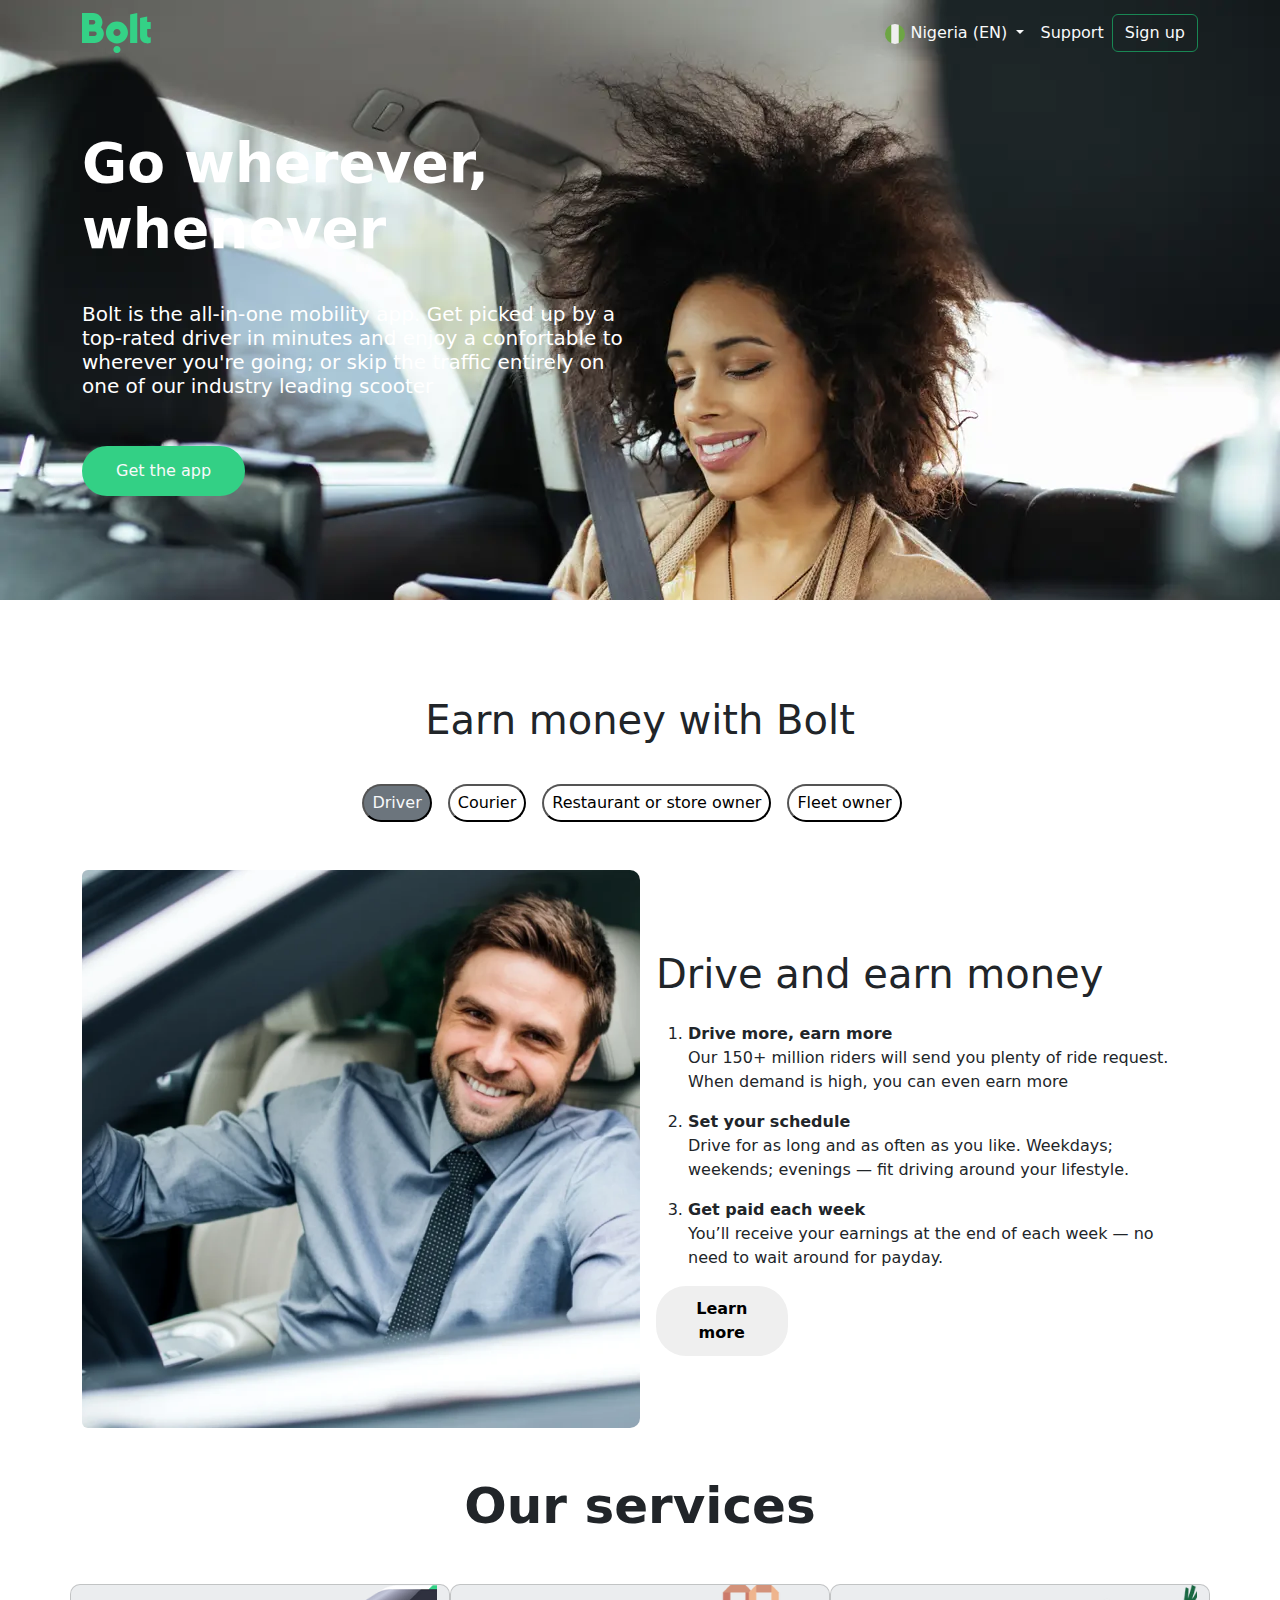
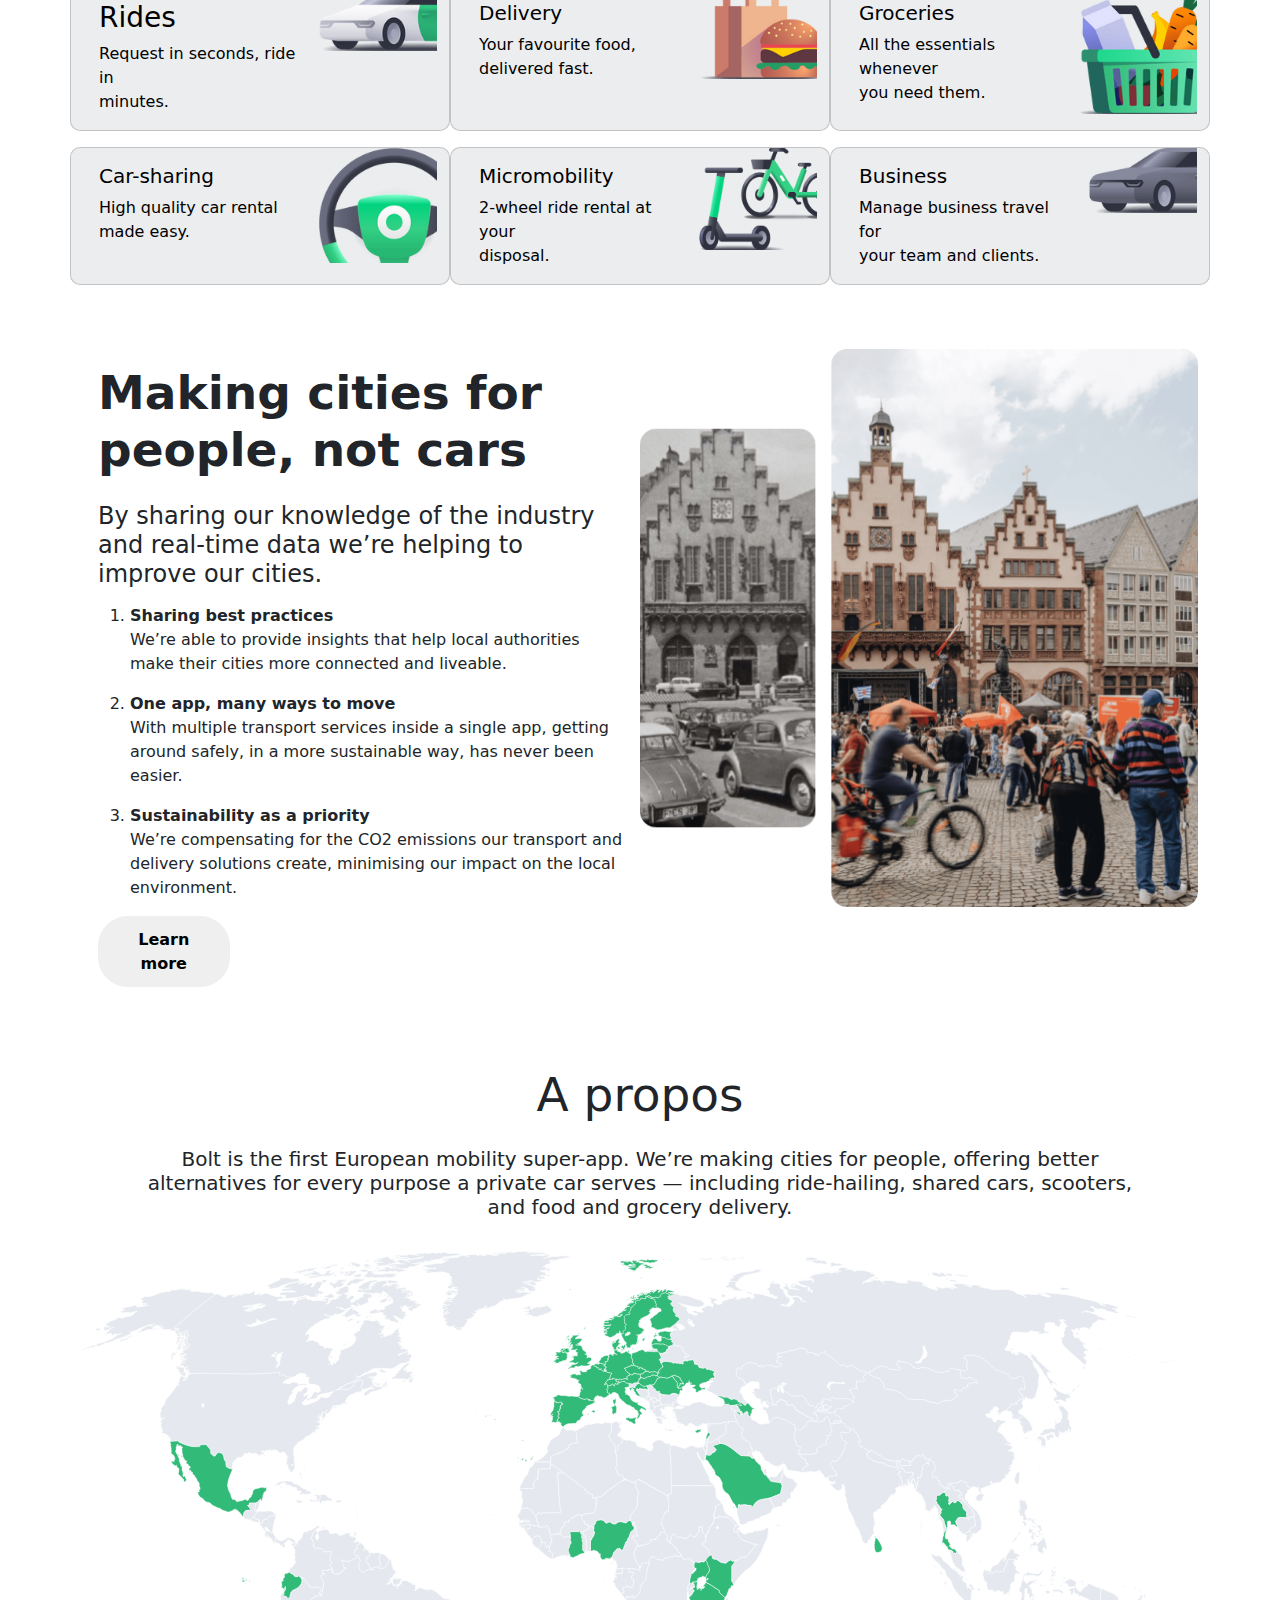
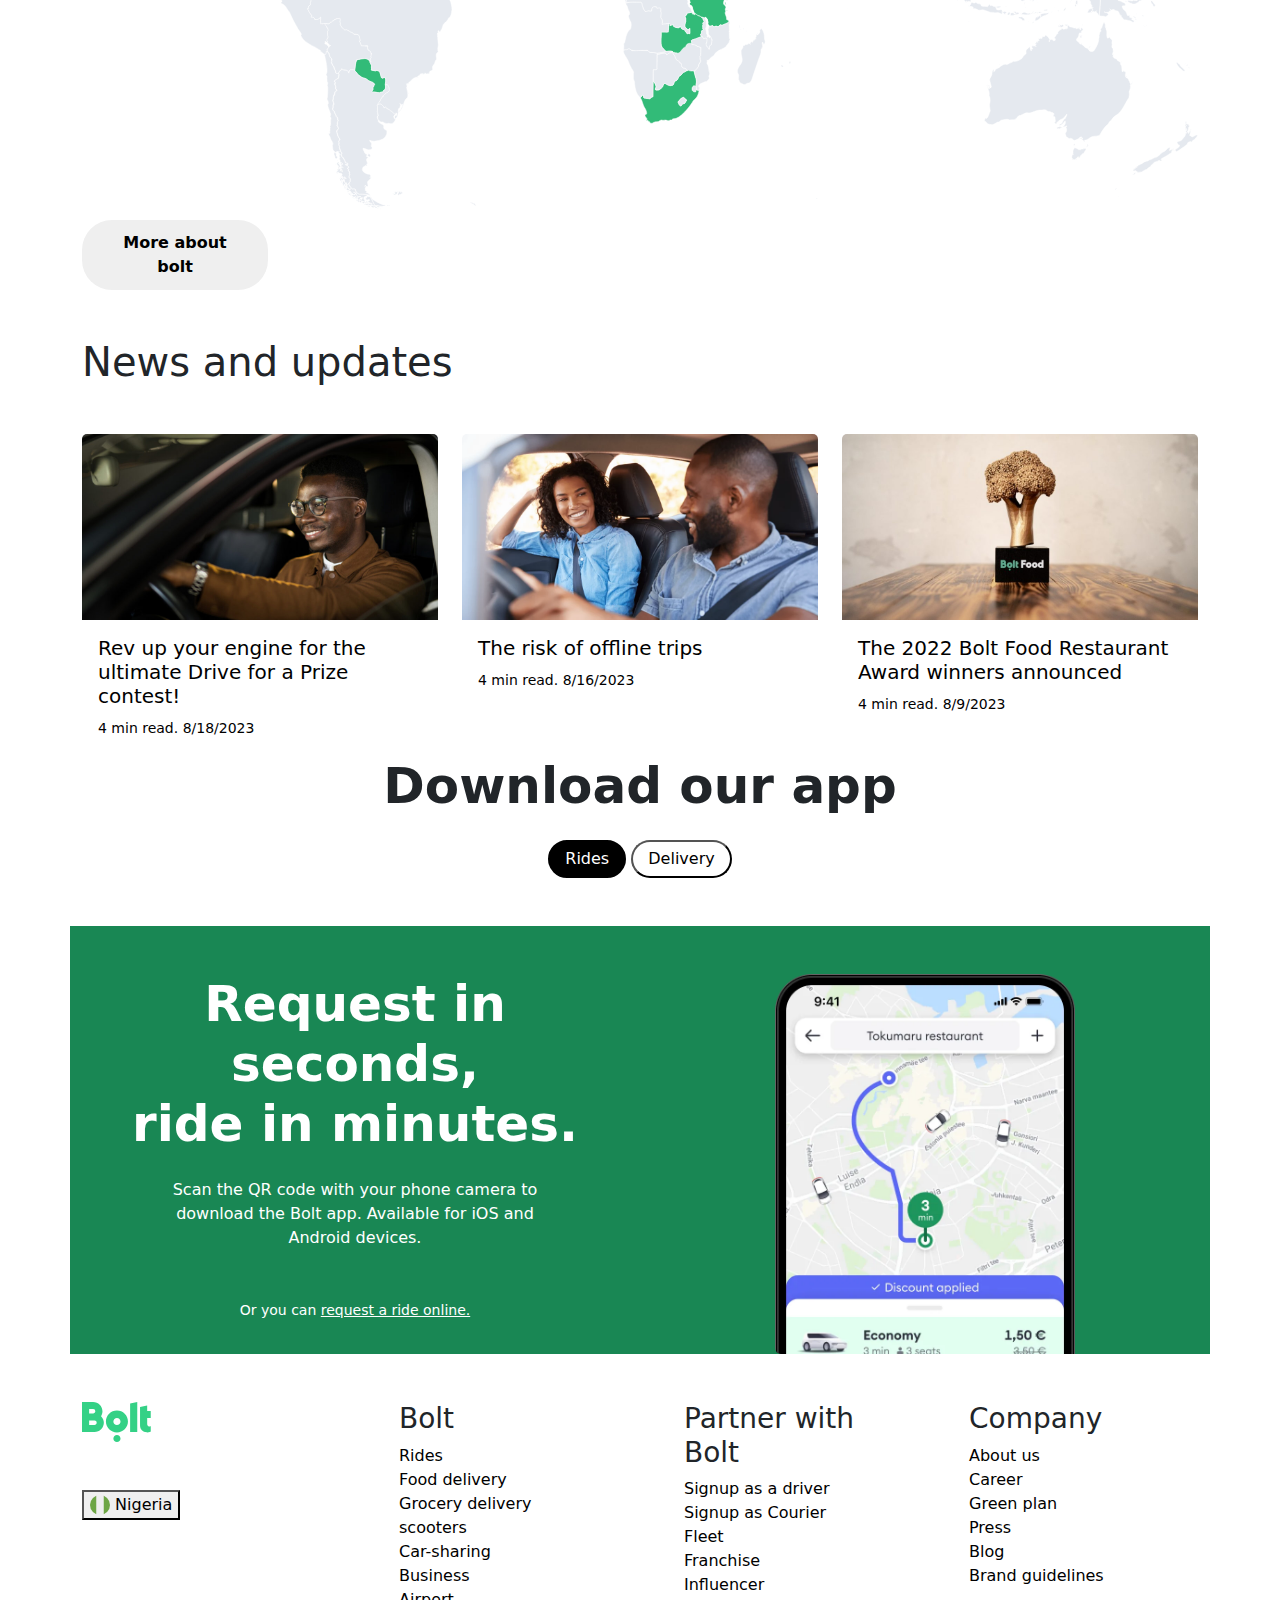
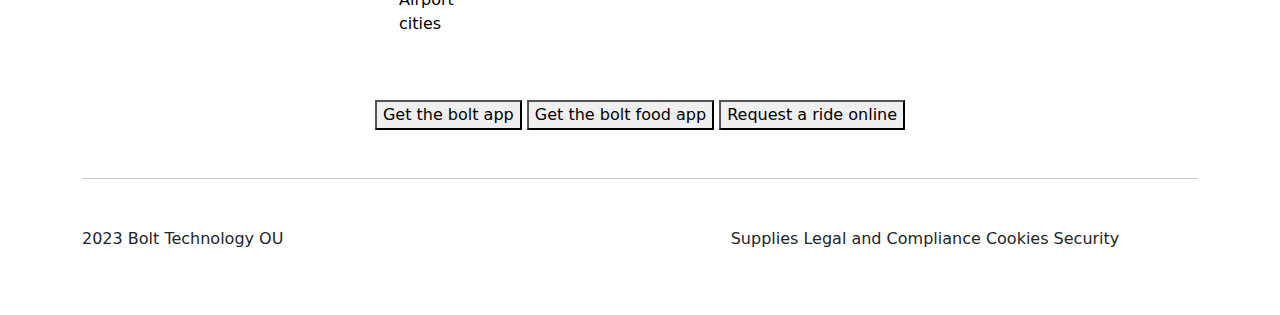
<file: bolt-remake-project/index.html>
<!DOCTYPE html>
<html lang="en">
<head>
    <meta charset="UTF-8">
    <meta name="viewport" content="width=device-width, initial-scale=1.0">
    <title>Document</title>
    <link rel="stylesheet" href="css/bootstrap.css">
    <link rel="stylesheet" href="style.css">
</head>
<body>
  <header class="header">
    <nav class="navbar navbar-expand-lg bg-body-tertiary">
        <div class="container">
          <a class="navbar-brand text-light" href="#"><img src="bolt.svg" alt=""></a>
          <button class="navbar-toggler" type="button" data-bs-toggle="collapse" data-bs-target="#navbarSupportedContent" aria-controls="navbarSupportedContent" aria-expanded="false" aria-label="Toggle navigation">
            <span class="navbar-toggler-icon"></span>
          </button>
          <div class="collapse navbar-collapse" id="navbarSupportedContent">
            <ul class="navbar-nav ms-auto mb-2 mb-lg-0">
              <li class= "nav-item dropdown">
                <a class="nav-link dropdown-toggle text-light" href="#" role="button" data-bs-toggle="dropdown">
                  <img src="naija.svg" width="20px" alt="">
                  Nigeria (EN)
                </a>
                <ul class="dropdown-menu">
                  <li><a class="dropdown-item" href="#">Action</a></li>
                  <li><a class="dropdown-item" href="#">Another action</a></li>
                  <li><a class="dropdown-item" href="#">Something else here</a></li>
                </ul>
              </li>
              <li class="nav-item">
                <a class="nav-link text-light" aria-current="page" href="#">Support</a>
              </li>
            </ul>
            <form class="d-flex" role="search">
              <button class="btn btn-outline-success text-light" type="submit">Sign up</button>
            </form>
          </div>
        </div>
      </nav>
      <div class="container section">
        <div>
          <h1 class="writeup">
            Go wherever,<br>whenever
          </h1>
          <h5 class="content col-12 col-sm-12 col-md-12 col-lg-12 col-xl-6">Bolt is the all-in-one mobility app. Get picked up by a top-rated driver in minutes and enjoy a confortable to wherever you're going; or skip the traffic entirely on one of our industry leading scooter</h5>
          <button class="get-the-app"><a href="get-app.html" target="_blank" class="text-decoration-none text-light">Get the app</a></button>
        </div>
      </div>
  </header>   
  <div class="container section1">
      <div class="">
         <div class="col-xl-12 d-flex justify-content-center">
            <h1>Earn money with Bolt</h1>
         </div>
            <div class="col-12 col-sm-12 col-md-12 col-lg-12 col-xl-12 d-flex justify-content-center">
              <button class="bg-secondary content1"><a href="" class="text-decoration-none text-light">Driver</a></button>
              <button class="content1 bg-body"><a href="" class="text-decoration-none text-black">Courier</a></button>
              <button class="content1 bg-body"><a href="" class="text-decoration-none text-black">Restaurant or store owner</a></button>
              <button class="content1 bg-body"><a href="" class="text-decoration-none text-black">Fleet owner</a></button>
                
           </div>
           

        </div>
  </div>

    <div class="container">
      <div class="card mb-5 mt-5 section-one" style="max-width: 1200px;">
        <div class="row g-0">
          <div class="col-xl-6 col-lg-6 col-md-12 col-sm-12 col-12">
            <img src="bolt driver.webp" class="img-fluid rounded-start sectionnn" alt="...">
          </div>
          <div class="col-xl-6 col-lg-6 col-md-12 col-sm-12 col-12">
            <div class="card-body section-content">
              <h1 class="card-title mb-4">Drive and earn money</h1>
              <ol class="">
                <li class="card-text mb-3"><strong>Drive more, earn more</strong><br>Our 150+ million riders will send you plenty of ride request. When demand is high, you can even earn more</li>
                <li class="card-text mb-3"><strong>Set your schedule</strong><br>Drive for as long and as often as you like. Weekdays; weekends; evenings — fit driving around your lifestyle.</li>
                <li class="card-text mb-3"><strong>Get paid each week</strong><br>You’ll receive your earnings at the end of each week — no need to wait around for payday.</li>
              </ol>
              <button class="col-12 col-sm-12 col-md-12 col-lg-3 col-xl-3 buttonn"><strong>Learn more</strong></button>
            </div>
          </div>
        </div>
      </div>
    </div>

    <div class="container mb-5">
      <div class="text-center mb-5">
        <h1 class="our">Our services</h1>
      </div>
      <div class="row">
        <div class="card mb-3 col-6 col-sm-6 col-md-6 col-lg-4 col-xl-4 carrd">
          <a href="" class="text-decoration-none text-black">
            <div class="row g-0">
              <div class="col-md-8">
                <div class="card-body">
                  <h3 class="card-title">Rides</h3>
                  <p class="card-text">Request in seconds, ride in <br> minutes.</p>
                </div>
              </div>
              <div class="col-md-4">
                <img src="rides.png" class="img-fluid rounded-start" alt="...">
              </div>
            </div>
          </a>
        </div>
        <div class="card mb-3 col-6 col-sm-6 col-md-6 col-lg-4 col-xl-4 carrd">
          <a href="" class="text-decoration-none text-black">
            <div class="row g-0">
              <div class="col-md-8">
                <div class="card-body">
                  <h5 class="card-title">Delivery</h5>
                  <p class="card-text">Your favourite food,<br> delivered fast.</p>
                </div>
              </div>
              <div class="col-md-4">
                <img src="delivery.png" class="img-fluid rounded-start" alt="...">
              </div>
            </div>
          </a>
        </div>
        <div class="card mb-3 col-6 col-sm-6 col-md-6 col-lg-4 col-xl-4 carrd">
          <a href="" class="text-decoration-none text-black">
            <div class="row g-0">
              <div class="col-md-8">
                <div class="card-body">
                  <h5 class="card-title">Groceries</h5>
                  <p class="card-text">All the essentials whenever <br> you need them.</p>
                </div>
              </div>
              <div class="col-md-4">
                <img src="food.png" class="img-fluid rounded-start" alt="...">
              </div>
            </div>
          </a>
        </div>
        <div class="card mb-3 col-6 col-sm-6 col-md-6 col-lg-4 col-xl-4 carrd">
          <a href="" class="text-decoration-none text-black">
            <div class="row g-0">
              <div class="col-md-8">
                <div class="card-body">
                  <h5 class="card-title">Car-sharing</h5>
                  <p class="card-text">High quality car rental <br> made easy.</p>
                </div>
              </div>
              <div class="col-md-4">
                <img src="car-sharing.png" class="img-fluid rounded-start" alt="...">
              </div>
            </div>
          </a>
        </div>
        <div class="card mb-3 col-6 col-sm-6 col-md-6 col-lg-4 col-xl-4 carrd">
          <a href="" class="text-decoration-none text-black">
            <div class="row g-0">
              <div class="col-md-8">
                <div class="card-body">
                  <h5 class="card-title">Micromobility</h5>
                  <p class="card-text">2-wheel ride rental at your <br> disposal.</p>
                </div>
              </div>
              <div class="col-md-4">
                <img src="micromobility.png" class="img-fluid rounded-start" alt="...">
              </div>
            </div>
          </a>
        </div>
        <div class="card mb-3 col-6 col-sm-6 col-md-6 col-lg-4 col-xl-4 carrd">
          <a href="" class="text-decoration-none text-black">
            <div class="row g-0">
              <div class="col-md-8">
                <div class="card-body">
                  <h5 class="card-title">Business</h5>
                  <p class="card-text">Manage business travel for<br> your team and clients.</p>
                </div>
              </div>
              <div class="col-md-4">
                <img src="business.png" class="img-fluid rounded-start" alt="...">
              </div>
            </div>
          </a>
        </div>
      </div>
    </div> 

  <div class="container">
    <div class="card mb-5 section-one" style="max-width: 1200px;">
      <div class="row g-0">
        <div class="col-xl-6 col-lg-6 col-md-12 col-sm-12 col-12">
          <div class="card-body section-content1">
            <h1 class="card-title mb-4 cities">Making cities for <br>people, not cars</h1>
            <h4 class="card-text mb-3">By sharing our knowledge of the industry and real-time data we’re helping to improve our cities.</h4>
            <ol class="">
              <li class="card-text mb-3"><strong>Sharing best practices</strong><br>We’re able to provide insights that help local authorities make their cities more connected and liveable.</li>
              <li class="card-text mb-3"><strong>One app, many ways to move</strong><br>With multiple transport services inside a single app, getting around safely, in a more sustainable way, has never been easier.</li>
              <li class="card-text mb-3"><strong>Sustainability as a priority</strong><br>We’re compensating for the CO2 emissions our transport and delivery solutions create, minimising our impact on the local environment.</li>
            </ol>
            <button class="col-12 col-sm-12 col-md-12 col-lg-3 col-xl-3 buttonn"><strong>Learn more</strong></button>
          </div>
        </div>
        <div class="col-xl-6 col-lg-6 col-md-12 col-sm-12 col-12">
          <img src="people1.png" class="img-fluid rounded-start" alt="...">
        </div>
        
      </div>
    </div>
  </div> 
  
  <div class="container">
    <div class="card text-center section-one mb-5">
      <div class="card-body">
        <h1 class="card-title mb-4 a-propos">A propos</h1>
        <h5 class="card-text mb-3">Bolt is the first European mobility super-app. We’re making cities for people, offering better <br> alternatives for every purpose a private car serves — including ride-hailing, shared cars, scooters, <br> and food and grocery delivery.</h5>
      </div>
      <img src="map.svg" class="card-img-bottom" alt="...">
      <button class="col-12 col-sm-12 col-md-12 col-lg-2 col-xl-2 buttonn"><strong>More about bolt</strong></button>
    </div>
  </div>
  <div class="container">
    <div>
      <h1 class="mb-5">News and updates</h1>
    </div>
    <div class="row">
      <a href="" class="col-lg-4 col-md-12 col-sm-12 col-12 col-xl-4 text-decoration-none">
        <div class="card text-black section-one">
          <img src="rev up.jpg" class="card-img-top" alt="...">
          <div class="card-body">
            <h5 class="card-text">Rev up your engine for the <br>ultimate Drive for a Prize contest!</h5>
            <p class="card-text"><small class="text-body-secondary">4 min read. 8/18/2023</small></p>
          </div>
        </div>
      </a>
      <a href="" class="col-lg-4 col-md-12 col-sm-12 col-12 col-xl-4 text-decoration-none">
        <div class="card text-black section-one">
          <img src="the risk.webp" class="card-img-top" alt="...">
          <div class="card-body">
            <h5 class="card-text">The risk of offline trips</h5>
            <p class="card-text"><small class="text-body-secondary">4 min read. 8/16/2023</small></p>
          </div>
        </div>
      </a>
      <a href="" class="col-lg-4 col-md-12 col-sm-12 col-12 col-xl-4 text-decoration-none">
        <div class="card text-black section-one">
          <img src="the 2022.jpg" class="card-img-top" alt="...">
          <div class="card-body">
            <h5 class="card-text">The 2022 Bolt Food Restaurant <br> Award winners announced</h5>
            <p class="card-text"><small class="text-body-secondary">4 min read. 8/9/2023</small></p>
          </div>
        </div>
      </a>
    </div>
  </div>
  <div class="container">
    <div class="text-center">
      <div>
        <h1 class="mb-4 app">Download our app</h1>
      </div>
      <div class="mb-5">
        <button class="button-ride">Rides</button>
        <button class="delivery-button">Delivery</button>
      </div>
    </div>
    
  </div>

  <div class="container bg-success">
      <div class="row">
        <div class="col-xl-6 col-lg-6 col-md-6 col-sm-12 col-12 mt-5">
          <div class="card-body text-center text-white">
            <h1 class="card-title mb-4 request">Request in seconds, <br> ride in minutes.</h1>
            <p class="card-text scan">Scan the QR code with your phone camera to <br> download the Bolt app. Available for iOS and <br> Android devices.</p>
            <p class="card-text mt-5"><small class="text-body-secondary">Or you can <a href="" class="text-white">request a ride online.</a></small></p>
          </div>
        </div>
        <div class="col-xl-6 col-lg-6 col-md-6 col-sm-12 col-12 text-center mt-5">
          <img src="request.webp" width="300px" class="img-fluid rounded-start" alt="...">
        </div>
      </div>
  </div>
  <div class="container mt-5">
    <div class="row">
      <div class="col-xl-3 col-lg-3 col-md-3 col-sm-12 col-12">
        <img src="bolt.svg" alt="">
        <div class="mt-5">
          <button>
            <img src="naija.svg" width="20px" alt="">
            Nigeria
          </button>
        </div>
      </div>
      <div class="col-xl-3 col-lg-3 col-md-3 col-sm-12 col-12">
        <ul class="listing">
          <li><h3>Bolt</h3></li>
          <li><a href="" class="text-decoration-none text-black" id="listing1">Rides</a></li>
          <li><a href="" class="text-decoration-none text-black">Food delivery</a></li>
          <li><a href="" class="text-decoration-none text-black">Grocery delivery</a></li>
          <li><a href="" class="text-decoration-none text-black">scooters</a></li>
          <li><a href="" class="text-decoration-none text-black">Car-sharing</a></li>
          <li><a href="" class="text-decoration-none text-black">Business</a></li>
          <li><a href="" class="text-decoration-none text-black">Airport</a></li>
          <li><a href="" class="text-decoration-none text-black">cities</a></li>
        </ul>
      </div>
      <div class="col-xl-3 col-lg-3 col-md-3 col-sm-12 col-12">
        <ul class="listing">
          <li><h3>Partner with Bolt</h3></li>
          <li><a href="" class="text-decoration-none text-black">Signup as a driver</a></li>
          <li><a href="" class="text-decoration-none text-black">Signup as Courier</a></li>
          <li><a href="" class="text-decoration-none text-black">Fleet</a></li>
          <li><a href="" class="text-decoration-none text-black">Franchise</a></li>
          <li><a href="" class="text-decoration-none text-black">Influencer</a></li>
        </ul>
      </div>
      <div class="col-xl-3 col-lg-3 col-md-3 col-sm-12 col-12">
        <ul class="listing">
          <li><h3>Company</h3></li>
          <li><a href="" class="text-decoration-none text-black">About us</a></li>
          <li><a href="" class="text-decoration-none text-black">Career</a></li>
          <li><a href="" class="text-decoration-none text-black">Green plan</a></li>
          <li><a href="" class="text-decoration-none text-black">Press</a></li>
          <li><a href="" class="text-decoration-none text-black">Blog</a></li>
          <li><a href="" class="text-decoration-none text-black">Brand guidelines</a></li>
        </ul>
      </div>

    </div>
  </div>
  <div class="container">
    <div class="col-xl-12 col-lg-12 col-md-12 col-sm-12 col-12 text-center mt-5 mb-5">
      <button>Get the bolt app</button>
      <button>Get the bolt food app</button>
      <button>Request a ride online</button>
    </div>
  </div>
  <div class="container">
    <hr>
  </div>
  <div class="container">
    <div class="row mt-5 mb-5">
      <div class="col-xl-6">
        <p>2023 Bolt Technology OU</p>
      </div>
      <div class="col-xl-6 text-center">
        <p>Supplies Legal and Compliance Cookies Security</p>
      </div>
    </div>
  </div>
    






    <script src="js/bootstrap.js"></script>
</body>
</html>
</file>
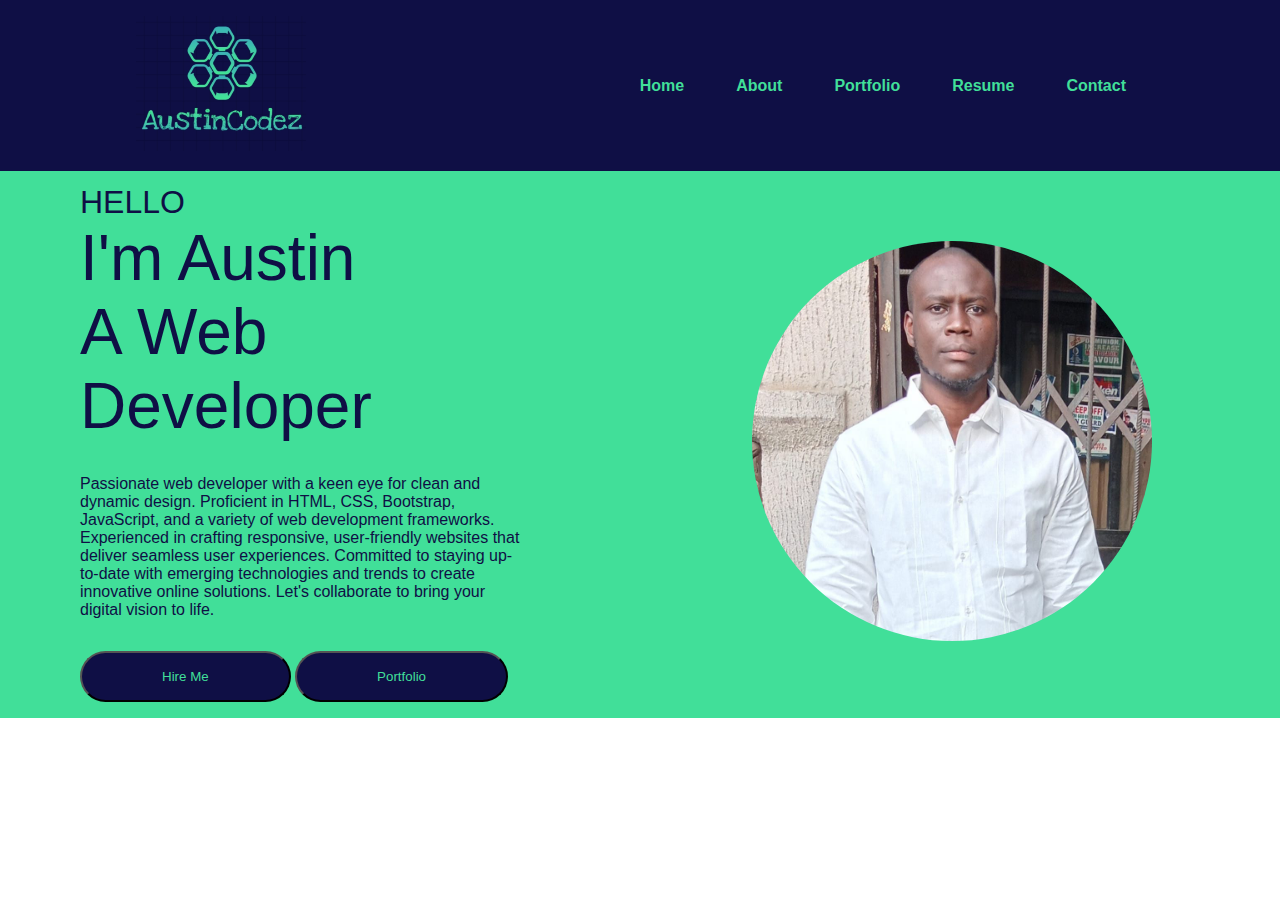
<file: portfolio/index.html>
<!DOCTYPE html>
<html lang="en">
<head>
    <meta charset="UTF-8">
    <meta name="viewport" content="width=device-width, initial-scale=1.0">
    <title>My Responsive Portfolio</title>
    <link rel="stylesheet" href="https://cdnjs.cloudflare.com/ajax/libs/font-awesome/6.4.2/css/all.min.css" integrity="sha512-z3gLpd7yknf1YoNbCzqRKc4qyor8gaKU1qmn+CShxbuBusANI9QpRohGBreCFkKxLhei6S9CQXFEbbKuqLg0DA==" crossorigin="anonymous" referrerpolicy="no-referrer" />
    <link rel="stylesheet" href="style.css">
</head>

<body>
    <header>
        <div class="header-section">
            <div><a href="#"><img class="logo" src="IMG_20230830_172812.jpg" alt="logo"></a>
            </div>
            <label for="check" class="checkbox">
               <h2 class="menu-line">Home <i class="fas fa-caret-down"></i> 
               <div class="dropdown_menu">
                <ul>
                    <li>About</li>
                    <li>Portfolio</li>
                    <li>Resume</li>
                </ul>
               </div>
            </h2>
            <input type="checkbox" name="check" id="check">
            <ul>
                <li><a href="">Home</a></li>
                <li><a href="">About <i></i> </a></li>
                <li><a href="">Portfolio</a></li>
                <li><a href="">Resume</a></li>
                <li><a href="">Contact</a></li>
            </ul>
        </div>
    </header>
    <section class="section">
        <div class="section-container">
            <div class="content">
                <p class="content1">HELLO</p>
                <H1 class="content2">
                    I'm <span>Austin<br>A</span> Web Developer
                </H1>
                <p class="content3">Passionate web developer with a keen eye for clean and dynamic design. Proficient in HTML, CSS, Bootstrap, JavaScript, and a variety of web development frameworks. Experienced in crafting responsive, user-friendly websites that deliver seamless user experiences. Committed to staying up-to-date with emerging technologies and trends to create innovative online solutions. Let's collaborate to bring your digital vision to life.
                </p>
                <div class="content4">
                    <a href="#" target="_blank"><button class="hire-me">Hire Me</button></a>
                    <a href="#" target="_blank"><button class="portfolio">Portfolio</button></a>
                </div>
            </div>
            <div class="image">
                <img src="austinbass.jpg" alt="profile">
            </div>
        </div>
    </section>

    
</body>
</html>
</file>
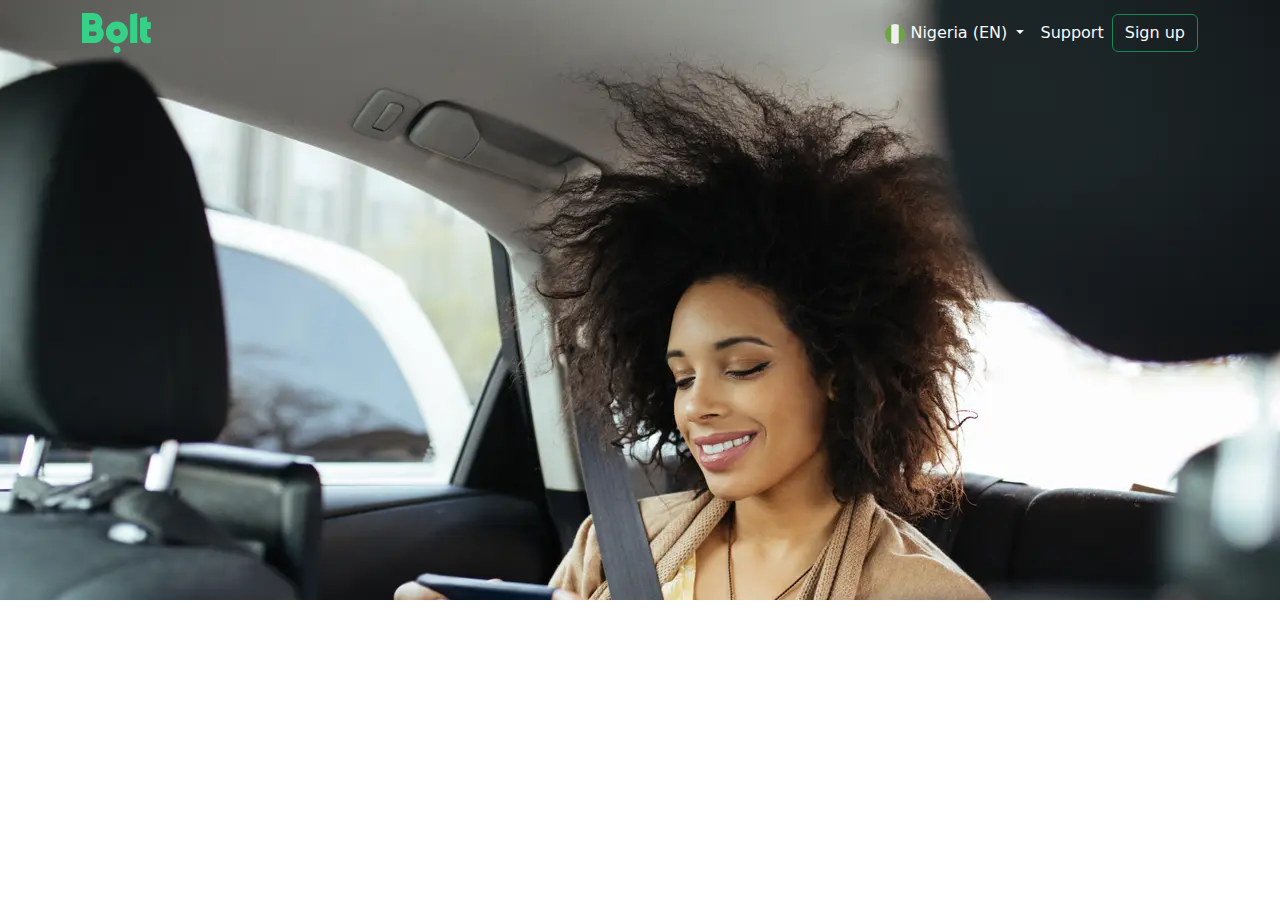
<file: bolt-remake-project/get-app.html>
<!DOCTYPE html>
<html lang="en">
<head>
    <meta charset="UTF-8">
    <meta name="viewport" content="width=device-width, initial-scale=1.0">
    <title>Document</title>
</head>
<link rel="stylesheet" href="css/bootstrap.css">
    <link rel="stylesheet" href="style.css">
<body>
    <div class="header ">
        <nav class="navbar navbar-expand-lg bg-body-tertiary">
            <div class="container">
              <a class="navbar-brand text-light" href="#"><img src="bolt.svg" alt=""></a>
              <button class="navbar-toggler" type="button" data-bs-toggle="collapse" data-bs-target="#navbarSupportedContent" aria-controls="navbarSupportedContent" aria-expanded="false" aria-label="Toggle navigation">
                <span class="navbar-toggler-icon"></span>
              </button>
              <div class="collapse navbar-collapse" id="navbarSupportedContent">
                <ul class="navbar-nav ms-auto mb-2 mb-lg-0">
                  <li class= "nav-item dropdown">
                    <a class="nav-link dropdown-toggle text-light" href="#" role="button" data-bs-toggle="dropdown">
                      <img src="naija.svg" width="20px" alt="">
                      Nigeria (EN)
                    </a>
                    <ul class="dropdown-menu">
                      <li><a class="dropdown-item" href="#">Action</a></li>
                      <li><a class="dropdown-item" href="#">Another action</a></li>
                      <li><a class="dropdown-item" href="#">Something else here</a></li>
                    </ul>
                  </li>
                  <li class="nav-item">
                    <a class="nav-link text-light" aria-current="page" href="#">Support</a>
                  </li>
                </ul>
                <form class="d-flex" role="search">
                  <button class="btn btn-outline-success text-light" type="submit">Sign up</button>
                </form>
              </div>
            </div>
          </nav>
        
    </div>
    <script src="js/bootstrap.js"></script>
</body>
</html>
</file>
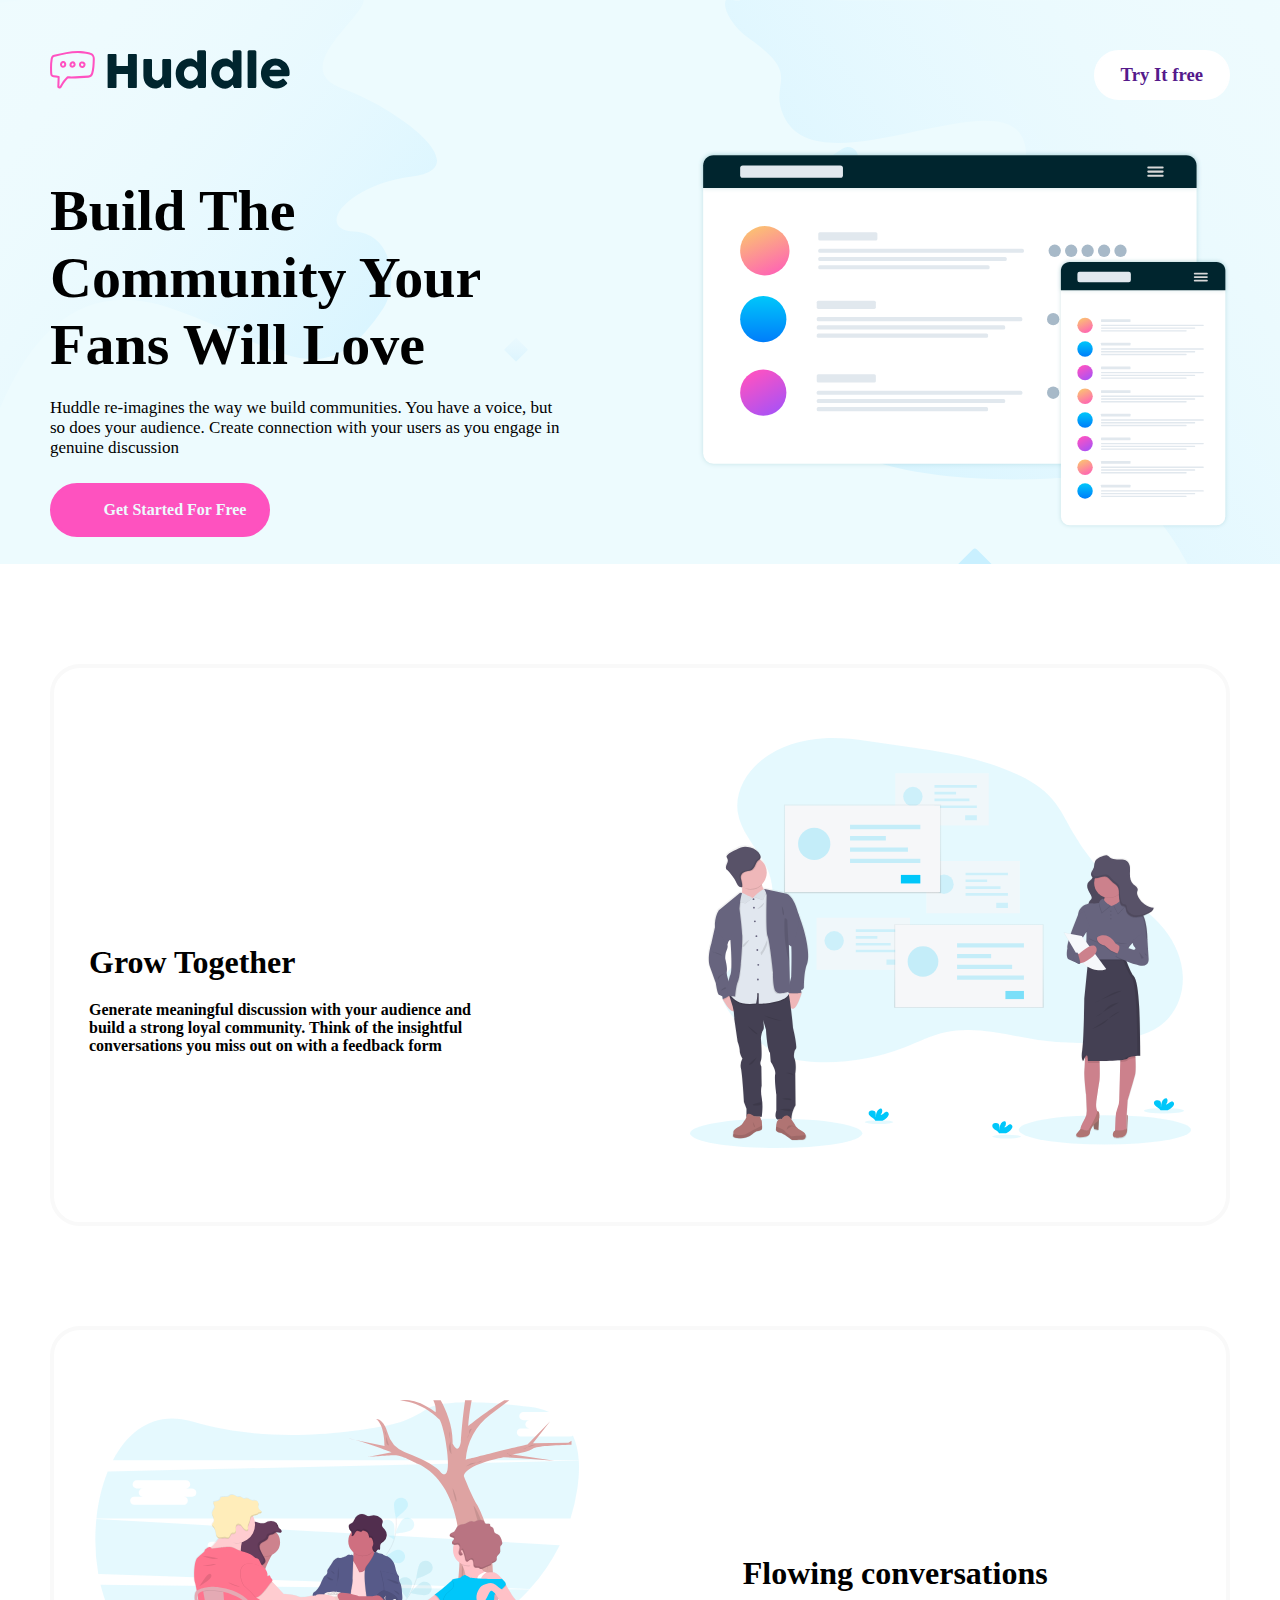
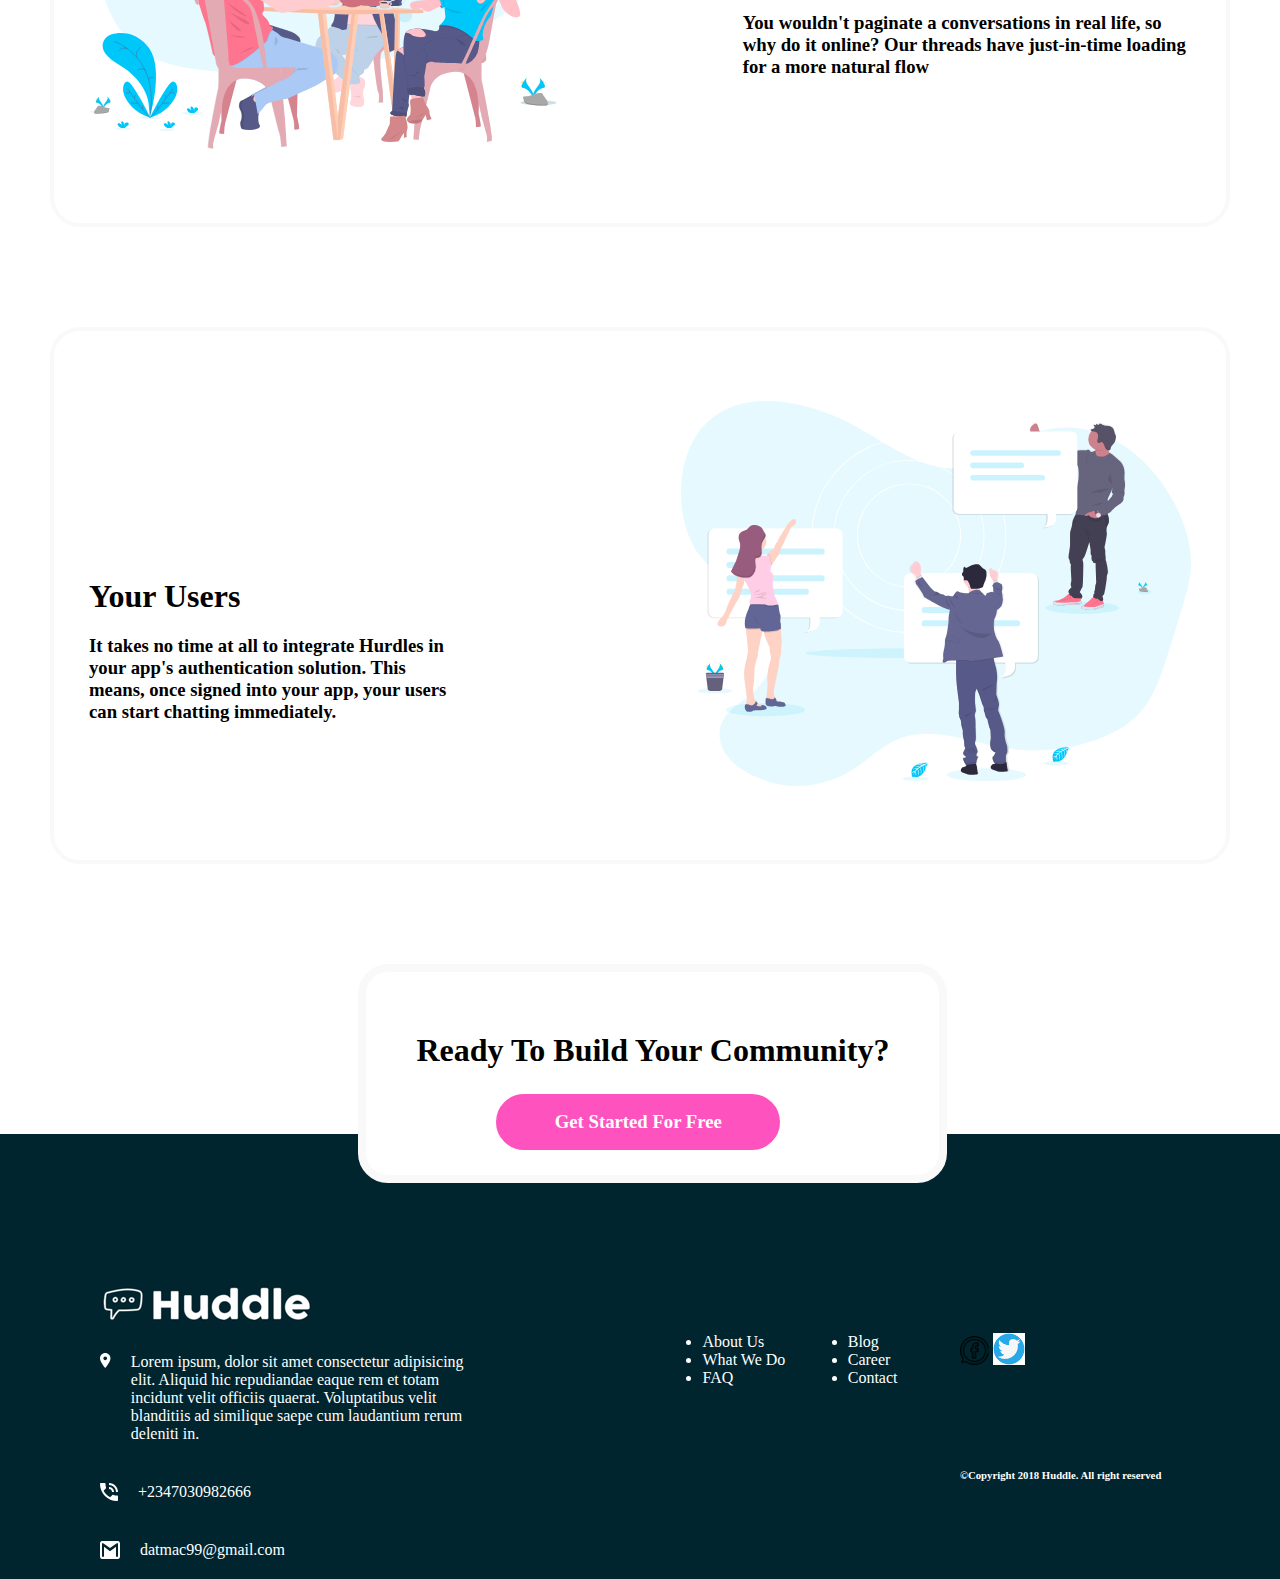
<file: Project/project.html>
<!DOCTYPE html>
<html lang="en">
<head>
    <meta charset="UTF-8">
    <meta name="viewport" content="width=device-width, initial-scale=1.0">
    <title>Capstone Project</title>
</head>
<link rel="shortcut icon" type="png" href="favicon-32x32.png">
<link rel="stylesheet" href="project.css">
<link rel="stylesheet" href="responsive.css">
<body>
    <!-- header section -->
    <div class="head">
    <header class="header-section">
          <div class="A"> 
               <img class="A1" src="logo.svg" alt="">
            </div>
            <div class="B">
                <a href=""><h3 class="b1">Try It free</h3></a>
            </div> 

            
        </header>


        <!-- header section 2 -->
        <header class="header-section1">
            <div class="C">
                <h1 class="C1">Build The Community Your Fans Will Love </h1>
                <h4 class="C2">Huddle re-imagines the way we build communities. You have a voice, but so does your audience. Create connection with your users as you engage in genuine discussion</h4>
                <div class="C3">
                    <h4>Get Started For Free</h4>
                </div>
                
                
            </div>
               <div class="D">
                <img class="image1" src="illustration-mockups.svg" alt="">
            </div> 
        </header>
    </div>


    <!-- Section 1 -->
    <div class="section">
        <div class="E">
            <h1 class="E1">Grow Together</h1>
            <h4 class="E2">Generate meaningful discussion with your audience and build a strong loyal community. Think of the insightful conversations you miss out on with a feedback form</h4>
        </div>
          <div class="F" style="text-align: right;">
             <img class="image2" src="illustration-grow-together.svg"  alt=""> 
        </div> 
    </div>
    
    
    <!-- section 2  -->
    <div class="section2">
        <div class="section2-image" >
            <img class="image3" src="illustration-flowing-conversation.svg" alt="">
        </div>
        <div class="section2-writeup">
            <h1 class="writeup-1">Flowing conversations</h1>
            <h3 class="writeup-11">You wouldn't paginate a conversations in real life, so why do it online? Our threads have just-in-time loading for a more natural flow</h3>
        </div>
    </div>

    <!-- Section 3 -->
    <div class="section">
        <div class="E">
            <h1 class="E1">Your Users</h1>
            <h3 class="E2">It takes no time at all to integrate Hurdles in your app's authentication solution. This means, once signed into your app, your users can start chatting immediately.</h3>
        </div>
        <div class="F" style="text-align: right;">
            <img class="image2" src="illustration-your-users.svg" alt="">
        </div>
    </div>

    <!-- section 4  -->
    <div class="section4" style="text-align: center;">
        <div class="writeup1">
            <h1>Ready To Build Your Community?</h1>
        </div>
        <div class="writeup2">
            <h3>Get Started For Free</h3>
        </div>
       </div>
    

    <!-- footer section -->
    <footer class="footer-section">
            <div>
                <img class="logo2" src="logo edited.png" alt="">
            </div>
            <div class="footer-item">
                <div class="foot">
                    <div class="footer-item1">
                        <img class="icon-location" src="icon-location.svg" alt="">
                        <div class="location">
                            <p>Lorem ipsum, dolor sit amet consectetur adipisicing elit. Aliquid hic repudiandae eaque rem et totam incidunt velit officiis quaerat. Voluptatibus velit blanditiis ad similique saepe cum laudantium rerum deleniti in.</p>
                        </div>
                    </div>
                    <div class="footer-item1">
                        <img class="icon-phone" src="icon-phone.svg" alt="">
                        <p>+2347030982666</p>
                    </div>
                     <div class="footer-item1">
                         <img class="icon-email" src="icon-email.svg" alt="">
                         <p>datmac99@gmail.com</p> 
                     </div>
                </div>

               
                
               <div class="footer">
                    <div class="item1">
                        <ul>
                           <li>About Us</li>
                           <li>What We Do</li>
                           <li>FAQ</li>
                        </ul>
                        <a href="" style="color: white;">
                            <ul>
                                <li>Blog</li>
                                <li>Career</li>
                                <li>Contact</li>
                            </ul>
                            </a>
                    </div>
               </div>
               <div class="footerr">
                   <div lass="item2">
                       <div class="footer-icon">
                           <img src="facebook.icon.png" width="9%" height="15%" alt="">
                           <img src="twitter.png" width="10%" height="16%" alt="">
                       </div>
                       <div class="copyright">
                          <h6>&#169;Copyright 2018 Huddle. All right reserved</h6>
                       </div>
                   </div>
               </div>
           </div>


    </footer>


</body>
</html>
</file>
<file: bolt-remake-project/style.css>
*{
    text-decoration: non;
}


.header{
    background-image: url(hero.webp);
    height: 600px;
}

.section{
    color: white;
}

.writeup{
    font-size: 55px;
    font-weight: 700;
    margin-top: 4rem;
}

.content{
    margin-top: 2.5rem;
}

.get-the-app{
    border: 2px solid #33D085;
    border-radius: 40px;
    padding: 0.7rem 2rem;
    background-color: #33D085;
    margin-top: 2.5rem;
}

.get-the-app:hover{
    background-color: #1D965C;
}

.content1{
    border-radius: 30px;
    padding: 0.3rem 0.5rem;
    margin-right: 1rem;
    margin-top: 2rem;
}

.section1{
    margin-top: 6rem;
}

.section-one{
    border-style: none;
}

.buttonn{
    border: #F0F0F0;
    border-radius: 30px;
    padding: 0.7rem 1.3rem;
}

.buttonn:hover{
    background-color: #EBEDEF;
}

.section-content{
    margin-top: 4rem;
}


.sectionnn{
    border-radius: 10px;
}

.our{
    font-size: 50px;
    font-weight: 700;
}

.card-img{
    width: 200px;
}

.card-img2{
    width: 225px;
}

.card-img3{
    width: 250px;
}

.card-img4{
    width: 190px;
}

.cardss{
    width: 33%;
    
}

.carrd{
    border-radius: 10px;
    background-color: #EBEDEF;
}

.cities{
    font-size: 47px;
    font-weight: 700;
}

.a-propos{
    font-size: 47px;
    font-weight: 70px;
}

.app{
    font-weight: 800;
    font-size: 50px;
}

.button-ride{
    border: 2px solid black;
    border-radius: 40px;
    background-color: black;
    color: white;
    padding: 5px 15px;
}

.delivery-button{
    border-radius: 40px;
    background-color: white;
    padding: 5px 15px;
}

.request{
    font-size: 50px;
    font-weight: 700;
}

.listing{
    list-style: none;
}

#listing1:hover{
    color: #33D085;
}

/* @media (max-width:556px){
    .card-img{
        width: 100px;
    }
    
    .card-img2{
        width: 125px;
    }
    
    .card-img3{
        width: 100px;
        height: 130px;
        
    }

    .cardd{
        width: 190px;
    }

    .cards{
        margin-bottom: 20px;
    }
    
    .card-img4{
        width: 90px;
    }

}

@media (max-width:440px) {
    .cardd
} */
</file>
<file: portfolio/style.css>
@import url('https://fonts.googleapis.com/css2?family=Satisfy&display=swap');

*{
    padding: 0%;
    margin: 0%;
    box-sizing: border-box;
    text-decoration: none;
}

body{
    font-family: 'Segoe UI', Tahoma, Geneva, Verdana, sans-serif;
}

header{
    width: 100%; 
    position: fixed;
    top: 0;
    left: 0;
    background-color: #0F0F45;
    z-index: 99;  

}

.header-section{
    display: flex;
    align-items: center;
    justify-content: space-between;
    width: 80%; 
    margin: auto; 
    padding: 1rem 0.5rem;
}

.logo{
    width: 170px;
}

.header-section .checkbox .menu-line{
    display: none;
}

header input{
    display: none;
}

header .checkbox img {
    font-size: rem;
}

ul {
    display: flex;
    align-items: center;
    gap: 1rem;
    list-style: none;
    transition: left 0.3s;
}

ul li a {
    padding: 0.5rem 1rem;
    border: 2px solid transparent;
    text-decoration: none;
    font-weight: 600;
    color: #41DF99;
    transition: 0.3s;
}

ul li a:hover{
    text-decoration: underline;
    color: white;
}

.section{
    margin-top: 10.5rem; 
    width: 100%;
    background-color: #41DF99;
}

.section-container{
    display: flex;
    align-items: center;
    justify-content: space-between;
    padding: 1rem 5rem;
    color: #0F0F45;
}

.content{
    width: 40%;
}

.image{
    width: 40%;
    
}


.image img{
    width: min(25rem, 90%);
    border-radius: 100%;
    
}

.content1{
    font-size: 2rem;
}

.content2{
    font-size: 4rem;
    font-weight: 400;
}

.hire-me{
    padding: 1rem 5rem;
    border-radius: 30px;
    background-color: #0F0F45;
    color: #41DF99;
    
}

.hire-me:hover{
    background-color: #41DF99;
    color: #0F0F45;
}

.portfolio{
    padding: 1rem 5rem;
    border-radius: 30px;
    background-color: #0F0F45;
    color: #41DF99;
}

.portfolio:hover{
    background-color: #41DF99;
    color: #0F0F45;
}

.content3{
    margin-top: 2rem;
    font-size: 1rem;
}

.content4{
    margin-top: 2rem;
}

.hire-me {
    text-decoration: none;
}

@media (min-width:375px) and (max-width:700px) {
    .header-section ul {
        display: none; 
    }

    .header-section .checkbox .menu-line{
        display: block;
    }

    ul{
        position: absolute;
        width: 30%;
        left: 65%;
        top: 85px;
        background-color: white;
        flex-direction: column;
        justify-content: center;
        gap: 2rem;

    }

    header #check:checked ~ ul{
        left: 0;
    }

    .section-container{
        flex-wrap: wrap;
        width: 100%;
    }

    .content{
        width: 100%;
        order: 2;
    }

    .image{
        width: 100%;
        order: 1;
    }
    .content1{
        font-size: 1rem;
    }
    
    .content2{
        font-size: 2rem;
        font-weight: 400;
    }
    .hire-me{
        padding: 1rem 5rem;
    }
}


@media (max-width:375px){
    .header-section ul {
        display: none; 
    }

    .header-section .checkbox .menu-line{
        display: block;
    }

    ul{
        position: absolute;
        width: 30%;
        left: 65%;
        top: 85px;
        background-color: white;
        flex-direction: column;
        justify-content: center;
        gap: 2rem;

    }

    header #check:checked ~ ul{
        left: 0;
    }

    .section-container{
        flex-wrap: wrap;
        width: 100%;
    }

    .content{
        width: 100%;
        order: 2;
    }

    .image{
        width: 100%;
        order: 1;
    }
    .content1{
        font-size: 1rem;
    }
    
    .content2{
        font-size: 2rem;
        font-weight: 400;
    }
    .hire-me{
        padding: 0.5rem 5rem;
    }
    .menu-line{
        color: #41DF99;
    }
}
</file>
<file: Project/project.css>
*{
    margin: 0px;
    padding: 0px;
    box-sizing: border-box;
    text-decoration: none;
    
}
/* base style */
/* header section 1 styles*/
.head{
    background-image: url(bg-hero-desktop.svg);
    background-color: #EDFBFE;
}

.header-section{
    display: flex;
    
}

.A{
    margin-top: 50px;
    margin-right: auto; 
    margin-left: 50px;
}


.b1{
    border: 2px solid white;
    background-color: white; 
    border-radius: 40px;
    padding: 12px 25px;
    margin-top: 50px; 
    margin-right: 50px;  
    
    
    
}


/* header section 2 styles */ 
.header-section1{
    display: flex;
    align-items: center;
    width: 100%;
    padding: 0px 50px;
    margin-top: 50px;
} 

.C{
    width: 100%; 
}

.C1{
    font-size: 58px;
    font-weight: 900;
} 

.C2{
    font-weight: 500;
    font-size: 24px;
    margin-top: 20px;
}


.C3{
    border: 3px solid #FE52BF;
    border-radius: 60px;
    background-color: #FE52BF;
    color: #EDFBFE;
    text-align: center;
    margin-top: 25px;
    width: 220px; 
    padding-top: 15px;
    padding-bottom: 15px;
    padding-left: 30px;  
    
}
.image1{
  width: 80%;    
  margin-bottom: 30px;  
}


/* Section 1 styles */
.section{
  display: flex;
  justify-content: center;     
  align-content: center;
  border: 4px solid #F9F9F9;
  border-radius: 30px;
  margin: 100px 50px;
  padding: 70px 35px;
}


.E{
  width: 50%;
  margin-top: 60px;
}
.E1{
    margin-top: 50px;
}
.E2{
   margin-top: 20px;
}


.image2{
  width: 60%;
}

/* Section 2 styles */
.section2{
    display: flex;
    align-content: center;
    border: 4px solid #F9F9F9;
    border-radius: 30px;
    margin: 100px 50px;
    padding: 70px 35px;
}

.image3{
    width: 60%;
}

.section2-writeup{
    width: 70%;
    margin-top: 80px;
}

.writeup-11{
    margin-top: 20px;
}

/* section 4 styles */
.section4{
    border: 8px solid #F9F9F9;
    background-color: white;
    border-radius: 30px;
    position: absolute;
    left: 28%;
    padding: 25px 50px;
}
.writeup1{
    margin-top: 35px;
}
.writeup2{
    border: 2px solid #FE52BF;
    border-radius: 40px;
    background-color: #FE52BF;
    color: white;
    margin-top: 25px;
    margin-left: 80px;
    max-width: 60%;
    padding: 15px 0px;
}

/* footer section */
.footer-section{
    background-color: #00252E;
    margin-top: 270px;
    width: 100%;
    color: white;
}

.logo2{
    color: white;
    margin-top: 150px;
    padding-left: 100px;
}

.footer-item{
    display: flex;
    width: 100%; 
}

.foot{
    width: 50%;
}

.footer{
    width: 25%;
}

.footerr{
    width: 25%;
} 

.footer-item1{
    display: flex;
    padding: 20px 100px;
    
} 

.icon-location{
    width: 7%;
    height: 14%;  
    padding-right: 20px; 
}

.location{
   width: 80%;    
}

.icon-phone{
    padding-right: 20px;
}

.icon-email{
    padding-right: 20px;
}

.copyright{
    margin-top: 100px; 
} 

.item1{
    justify-content: space-evenly;  
    
}

.item2{
    text-align: right;
}
</file>
<file: Project/responsive.css>
/* Desktop devices */
/* @media (min-width:1200px) {} */
@media (min-width:601px) and (max-width:1500px) {

  .header-section1{
    width: 100%;
    align-items: center;
  }

  .C{
    width: 68%;
    
  } */
  .C1{
    font-size: 26px;
    font-weight: 900; 
}
.C2{
    font-size: 17px;
    font-weight: 500;
} 

.D{
  text-align: right;
}
  .image1{
    width: 80%;
  }
  .section{
    align-items: center;

  }

  .image2{
    width: 70%;
  }

  .section2{
    align-items: center;
  }
  
  .image3{
    width: 75%;
  }
  .footer-item{
  
    display: flex;
  }
  
  .item1{
    display: flex; 
  }
  

}

@media (min-width:401px) and (max-width:600px) {

  .head{
    width: 105%;
  }

  .header-section{
    width: 90%;
  }

  .A{
    margin-left: 0px;
  }

.A1{
  width: 110px;
}

  .b1{
    width: 100%;
    margin: auto;
    margin-top: 30px;
  }

  .header-section1{
    flex-wrap: wrap;
    width: 100%;
    text-align: center;
  }

  .C{
    width: 100%; 
    text-align: center;
  }
  .C1{
      font-size: 40px;
      font-weight: 900;
  }


  .C2{
      font-size: 20px;
      font-weight: 500;
  }

  .C3{
    width: 80%;
    text-align: center; 
    margin-left: 30px;
  }



  .image1{
    margin : 40px 25px;
    width: 50%;
  }


  .E{
    order: 2;
    width: 100%; 
  }
  
  
  .image2{
    order: 1;
    width: 100%;  
  }
  .section{
    flex-wrap: wrap;
    width: 80%;
  }

  .section2{
    flex-wrap: wrap;
    width: 80%;
  }

  .image3{
    width: 100%;
  }

  .section2-writeup{
    width: 100%;
  }

  .section4{
    width: 80%;
    position: absolute;
    left: 9%;
  }

  .writeup1{
    width: 105%;
    font-size: 11px;
}

.writeup2{
  max-width: 109%;
  margin-left: 0px;
  padding: auto;
}

.footer-section{
  width: 100%;
  margin-top: 270px;
  
}

.logo2{
  padding-left: 0px;
}


.foot{
  width: 100%;
  padding-right: 0px;
  margin-left: 0px;
  align-items: start;
}

.footer{
  width: 100%;
}

.footerr{
  width: 100%;
} 

.footer-item{
  width: 100%;
  flex-wrap: wrap;  
}

.icon-location{
  width: 15%;
  height: 14%;
  
}

.copyright{
  margin-top: 20px;
}

.footer-icon{
  margin-top: 50px;
}


}


/* Mobile devices */
@media (max-width:400px) {

  .head{
    width: 105%;
  }

  .header-section{
    width: 90%;
  }

  .A{
    margin-left: 0px;
  }

.A1{
  width: 110px;
}

  .b1{
    width: 100%;
    margin: auto;
    margin-top: 30px;
  }

  .header-section1{
    flex-wrap: wrap;
    width: 100%;
    text-align: center;
  }

  .C{
    width: 100%; 
    text-align: center;
  }
  .C1{
      font-size: 40px;
      font-weight: 900;
  }


  .C2{
      font-size: 20px;
      font-weight: 500;
  }

  .C3{
    width: 80%;
    text-align: center; 
    margin-left: 30px;
  }



  .image1{
    margin : 40px 25px;
    width: 50%;
  }


  .E{
    order: 2;
    width: 100%; 
  }
  
  
  .image2{
    order: 1;
    width: 100%;  
  }
  .section{
    flex-wrap: wrap;
    width: 80%;
  }

  .section2{
    flex-wrap: wrap;
    width: 80%;
  }

  .image3{
    width: 100%;
  }

  .section2-writeup{
    width: 100%;
  }

  .section4{
    width: 80%;
    position: absolute;
    left: 9%;
  }

  .writeup1{
    width: 105%;
    font-size: 11px;
}

.writeup2{
  max-width: 109%;
  margin-left: 0px;
  padding: auto;
}

.footer-section{
  width: 100%;
  background-color: #00252E;
  margin-top: 300px;
  
}

.logo2{
  padding-left: 0px;
}


.foot{
  width: 100%;
  padding-right: 0px;
  margin-left: 0px;
  align-items: start;
}

.footer{
  width: 100%;
}

.footerr{
  width: 100%;
} 

.footer-item{
  width: 100%;
  flex-wrap: wrap;  
}

.icon-location{
  width: 30%;
  height: 14%;
  
}

.copyright{
  margin-top: 20px;
}

.footer-icon{
  margin-top: 50px;
}

}
</file>
